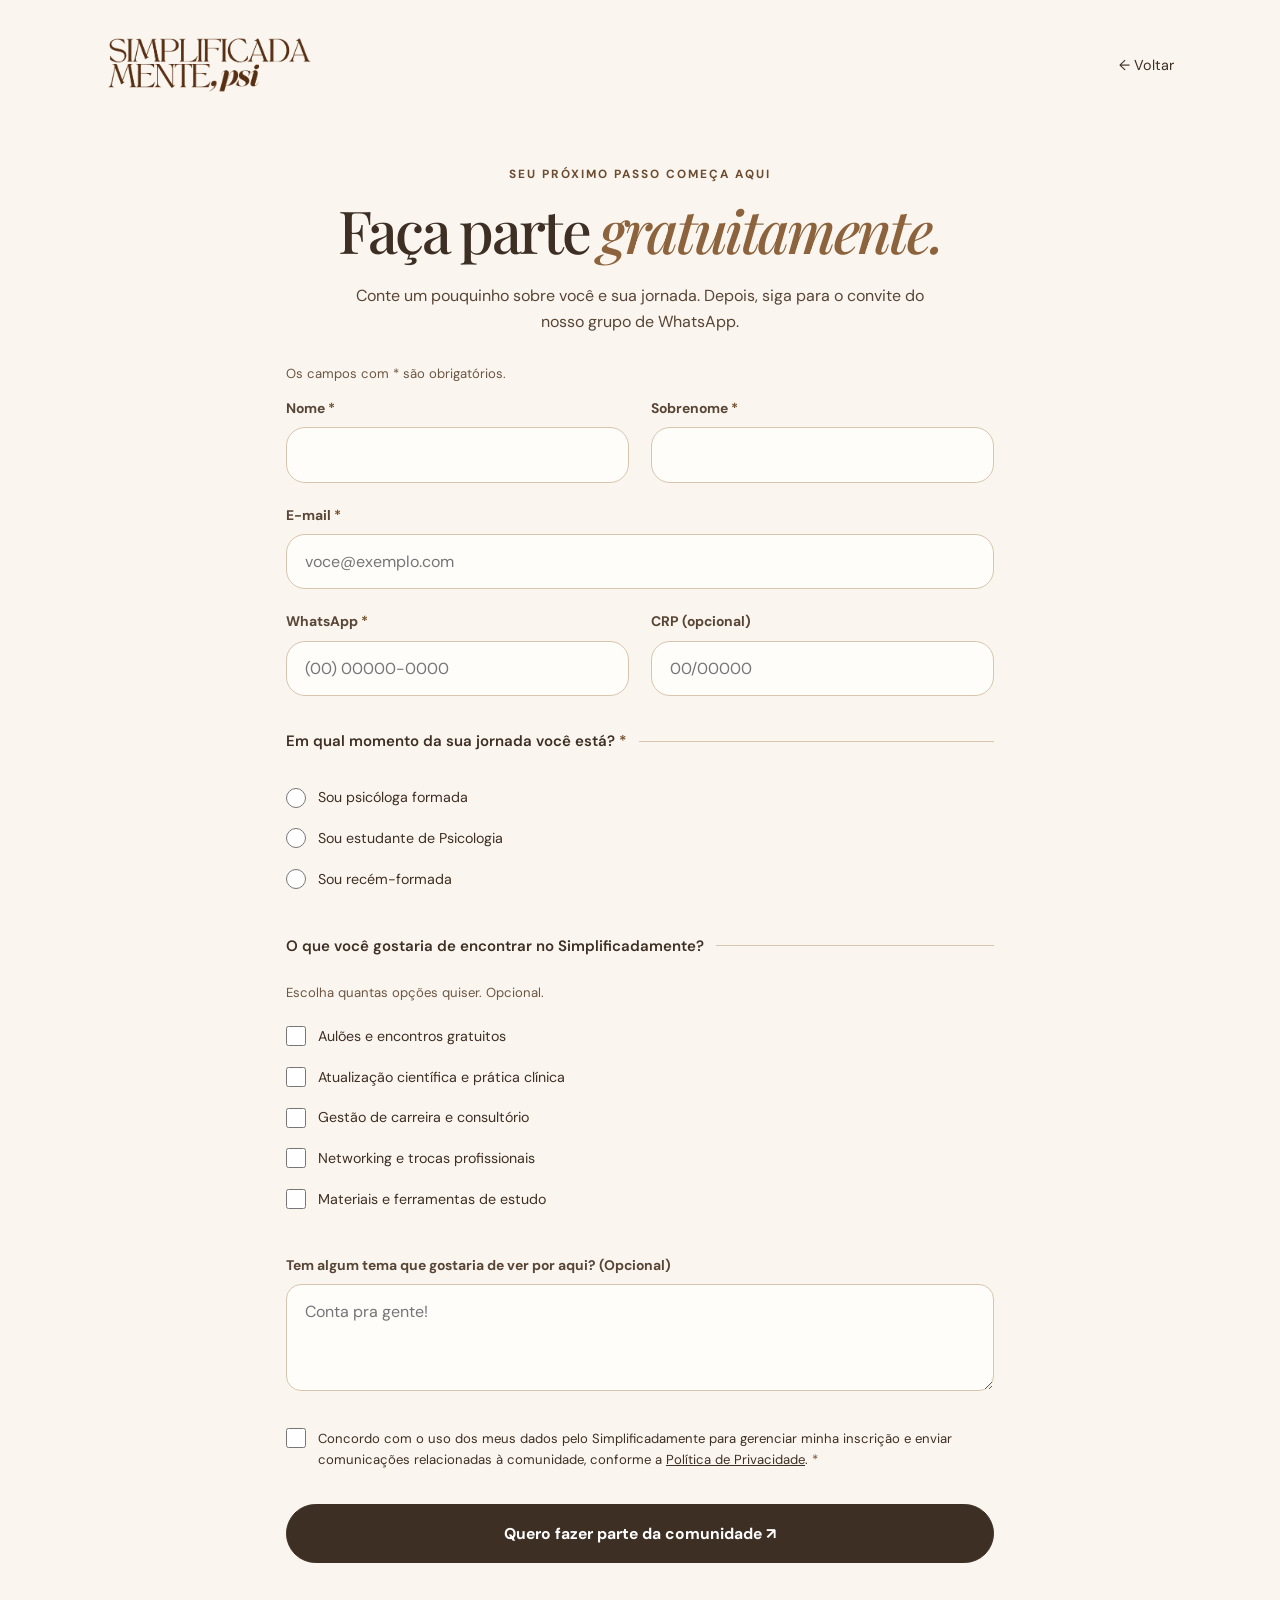
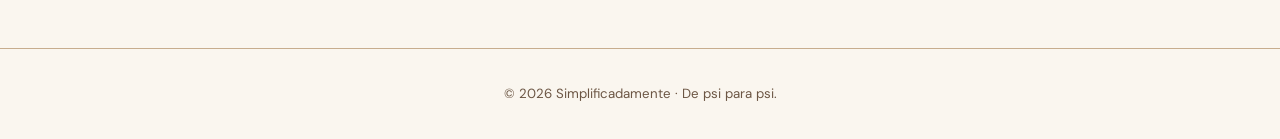
<file: inscricao.html>
<!doctype html>
<html lang="pt-BR"><head><meta charset="utf-8"><meta name="viewport" content="width=device-width,initial-scale=1"><meta name="description" content="Faça parte da Comunidade Simplificadamente para Psicólogas. Aulões gratuitos, conexões, conhecimento e desenvolvimento profissional. Inscrição gratuita."><title>Inscrição gratuita | Simplificadamente</title><link rel="preconnect" href="https://fonts.googleapis.com"><link rel="preconnect" href="https://fonts.gstatic.com" crossorigin><link href="https://fonts.googleapis.com/css2?family=DM+Sans:wght@400;500;600;700&family=Playfair+Display:ital,wght@0,400;0,500;0,600;1,400;1,500&display=swap" rel="stylesheet">
<link rel="stylesheet" href="styles.css?v=20261016-6"></head><body class="registration"><header class="form-header"><a href="index.html" aria-label="Voltar à página inicial"><img src="assets/logo.png" class="brand-logo" alt="Simplificadamente Psi"></a><a href="index.html">← Voltar</a></header><main class="registration-main"><div class="center"><p class="eyebrow">SEU PRÓXIMO PASSO COMEÇA AQUI</p><h1>Faça parte <em>gratuitamente.</em></h1><p class="intro">Conte um pouquinho sobre você e sua jornada. Depois, siga para o convite do nosso grupo de WhatsApp.</p></div><form class="form-card" id="lead-form"><p class="micro">Os campos com * são obrigatórios.</p><div class="form-grid"><div class="field"><label for="nome">Nome <span class="req">*</span></label><input id="nome" name="nome" type="text" required autocomplete="given-name" maxlength="80"></div><div class="field"><label for="sobrenome">Sobrenome <span class="req">*</span></label><input id="sobrenome" name="sobrenome" type="text" required autocomplete="family-name" maxlength="100"></div><div class="full"><div class="field"><label for="email">E-mail <span class="req">*</span></label><input id="email" name="email" type="email" required autocomplete="email" placeholder="voce@exemplo.com"></div></div><div class="field"><label for="telefone">WhatsApp <span class="req">*</span></label><input id="telefone" name="telefone" type="tel" required autocomplete="tel-national" inputmode="tel" maxlength="16" placeholder="(00) 00000-0000"></div><div class="field"><label for="crp">CRP (opcional)</label><input id="crp" name="crp" type="text"  placeholder="00/00000"></div></div><fieldset><legend>Em qual momento da sua jornada você está? <span class="req">*</span></legend><label class="option"><input type="radio" name="fase" value="Sou psicóloga formada" required><span>Sou psicóloga formada</span></label><label class="option"><input type="radio" name="fase" value="Sou estudante de Psicologia" required><span>Sou estudante de Psicologia</span></label><label class="option"><input type="radio" name="fase" value="Sou recém-formada" required><span>Sou recém-formada</span></label></fieldset><fieldset><legend>O que você gostaria de encontrar no Simplificadamente?</legend><p class="micro">Escolha quantas opções quiser. Opcional.</p><label class="option"><input type="checkbox" name="interesses" value="Aulões e encontros gratuitos"><span>Aulões e encontros gratuitos</span></label><label class="option"><input type="checkbox" name="interesses" value="Atualização científica e prática clínica"><span>Atualização científica e prática clínica</span></label><label class="option"><input type="checkbox" name="interesses" value="Gestão de carreira e consultório"><span>Gestão de carreira e consultório</span></label><label class="option"><input type="checkbox" name="interesses" value="Networking e trocas profissionais"><span>Networking e trocas profissionais</span></label><label class="option"><input type="checkbox" name="interesses" value="Materiais e ferramentas de estudo"><span>Materiais e ferramentas de estudo</span></label></fieldset><div class="field"><label for="tema">Tem algum tema que gostaria de ver por aqui? (Opcional)</label><textarea id="tema" name="tema" rows="3" maxlength="2000" placeholder="Conta pra gente!"></textarea></div><label class="option consent"><input required id="privacidade" type="checkbox" name="privacidade" value="sim"><span>Concordo com o uso dos meus dados pelo Simplificadamente para gerenciar minha inscrição e enviar comunicações relacionadas à comunidade, conforme a <a href="privacidade.html" target="_blank" rel="noopener">Política de Privacidade</a>. <span class="req">*</span></span></label><button type="submit" class="btn">Quero fazer parte da comunidade ↗</button><div class="notice" id="form-notice" role="alert"></div></form></main><footer class="footer center">© <span id="year"></span> Simplificadamente · De psi para psi.</footer><script src="config.js"></script><script src="form.js"></script></body></html>
</file>
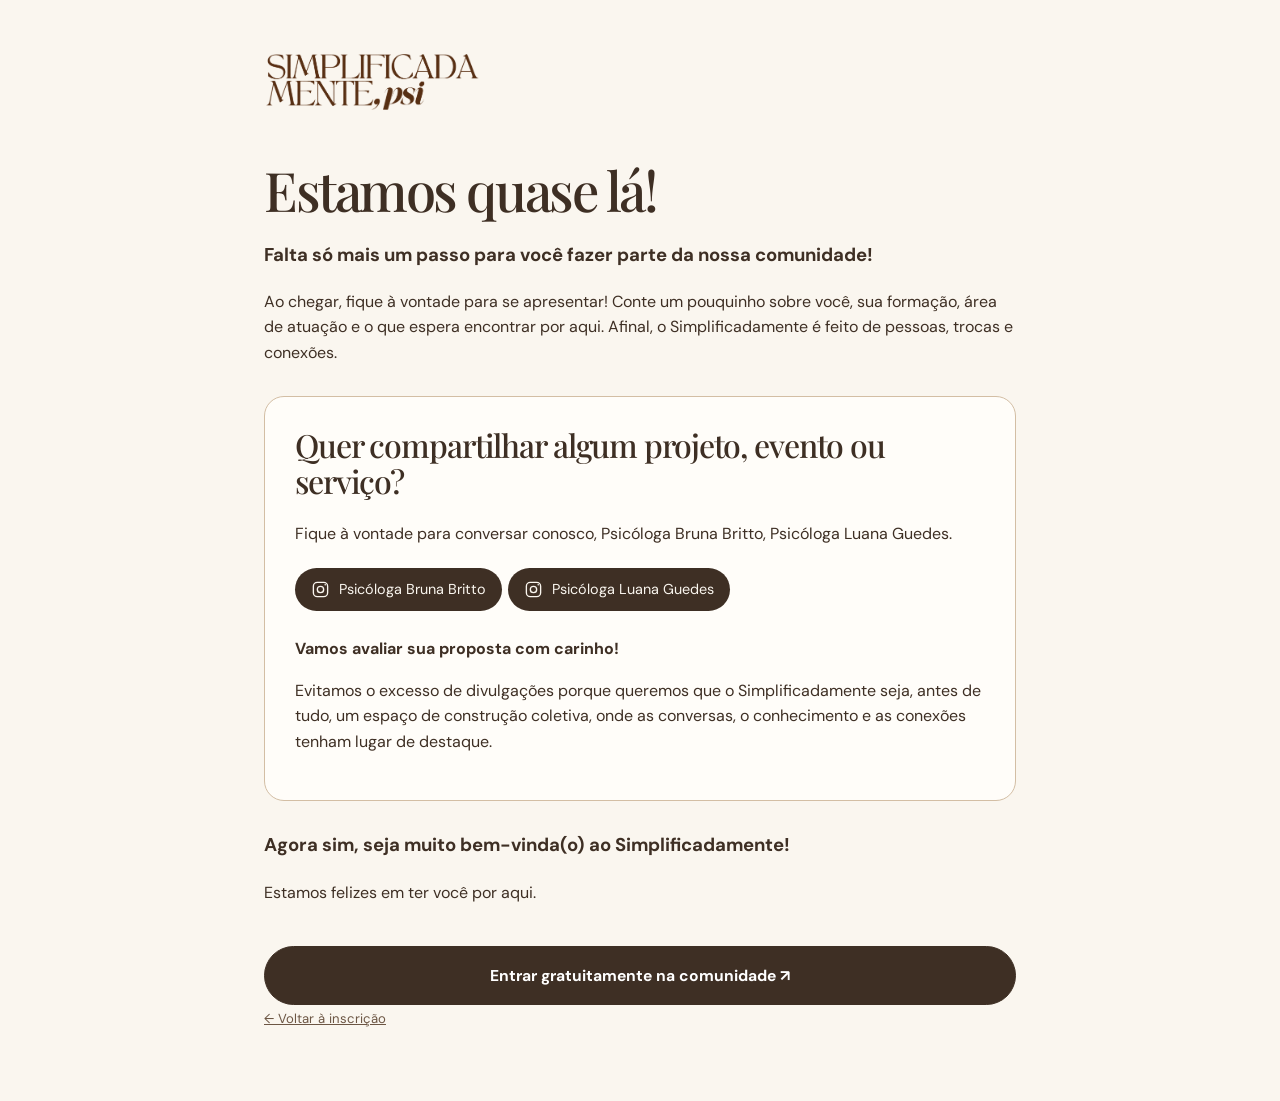
<file: obrigada.html>
<!doctype html>
<html lang="pt-BR"><head><meta charset="utf-8"><meta name="viewport" content="width=device-width,initial-scale=1"><meta name="description" content="Faça parte da Comunidade Simplificadamente para Psicólogas. Aulões gratuitos, conexões, conhecimento e desenvolvimento profissional. Inscrição gratuita."><title>Estamos quase lá! | Simplificadamente</title><link rel="preconnect" href="https://fonts.googleapis.com"><link rel="preconnect" href="https://fonts.gstatic.com" crossorigin><link href="https://fonts.googleapis.com/css2?family=DM+Sans:wght@400;500;600;700&family=Playfair+Display:ital,wght@0,400;0,500;0,600;1,400;1,500&display=swap" rel="stylesheet">
<link rel="stylesheet" href="styles.css?v=20261016-6"></head><body><main class="community-welcome"><a href="index.html"><img src="assets/logo.png" class="brand-logo" alt="Simplificadamente Psi"></a><h1>Estamos quase lá! </h1><p class="welcome-lead"><strong>Falta só mais um passo para você fazer parte da nossa comunidade!</strong></p><p>Ao chegar, fique à vontade para se apresentar! Conte um pouquinho sobre você, sua formação, área de atuação e o que espera encontrar por aqui. Afinal, o Simplificadamente é feito de pessoas, trocas e conexões.</p><section class="welcome-panel"><h2>Quer compartilhar algum projeto, evento ou serviço?</h2><p>Fique à vontade para conversar conosco, Psicóloga Bruna Britto, Psicóloga Luana Guedes.</p><a class="founder-contact" href="https://www.instagram.com/psicologabrunabritto/" target="_blank" rel="noopener noreferrer"><svg aria-hidden="true" viewBox="0 0 24 24" fill="none" stroke="currentColor" stroke-width="1.7"><rect x="3" y="3" width="18" height="18" rx="5"/><circle cx="12" cy="12" r="4"/><circle cx="18" cy="6" r="1" fill="currentColor" stroke="none"/></svg>Psicóloga Bruna Britto</a><a class="founder-contact" href="https://www.instagram.com/luanaguedees_/" target="_blank" rel="noopener noreferrer"><svg aria-hidden="true" viewBox="0 0 24 24" fill="none" stroke="currentColor" stroke-width="1.7"><rect x="3" y="3" width="18" height="18" rx="5"/><circle cx="12" cy="12" r="4"/><circle cx="18" cy="6" r="1" fill="currentColor" stroke="none"/></svg>Psicóloga Luana Guedes</a><p style="margin-top:20px"><strong>Vamos avaliar sua proposta com carinho! </strong></p><p>Evitamos o excesso de divulgações porque queremos que o Simplificadamente seja, antes de tudo, um espaço de construção coletiva, onde as conversas, o conhecimento e as conexões tenham lugar de destaque.</p></section><p class="welcome-lead"><strong>Agora sim, seja muito bem-vinda(o) ao Simplificadamente!</strong></p><p>Estamos felizes em ter você por aqui.</p><a class="btn community-entry" href="https://chat.whatsapp.com/KVC83zYy5P40X93fui1H5R" target="_blank" rel="noopener noreferrer">Entrar gratuitamente na comunidade ↗</a><p id="test-status" class="test-status" hidden role="status">Você concluiu o teste do formulário. Seus dados não foram enviados nem armazenados. O convite do WhatsApp é real.</p><a href="index.html#inscricao" class="micro">← Voltar à inscrição</a></main><script>if(new URLSearchParams(location.search).get('modo')==='teste')document.getElementById('test-status').hidden=false;</script></body></html>
</file>
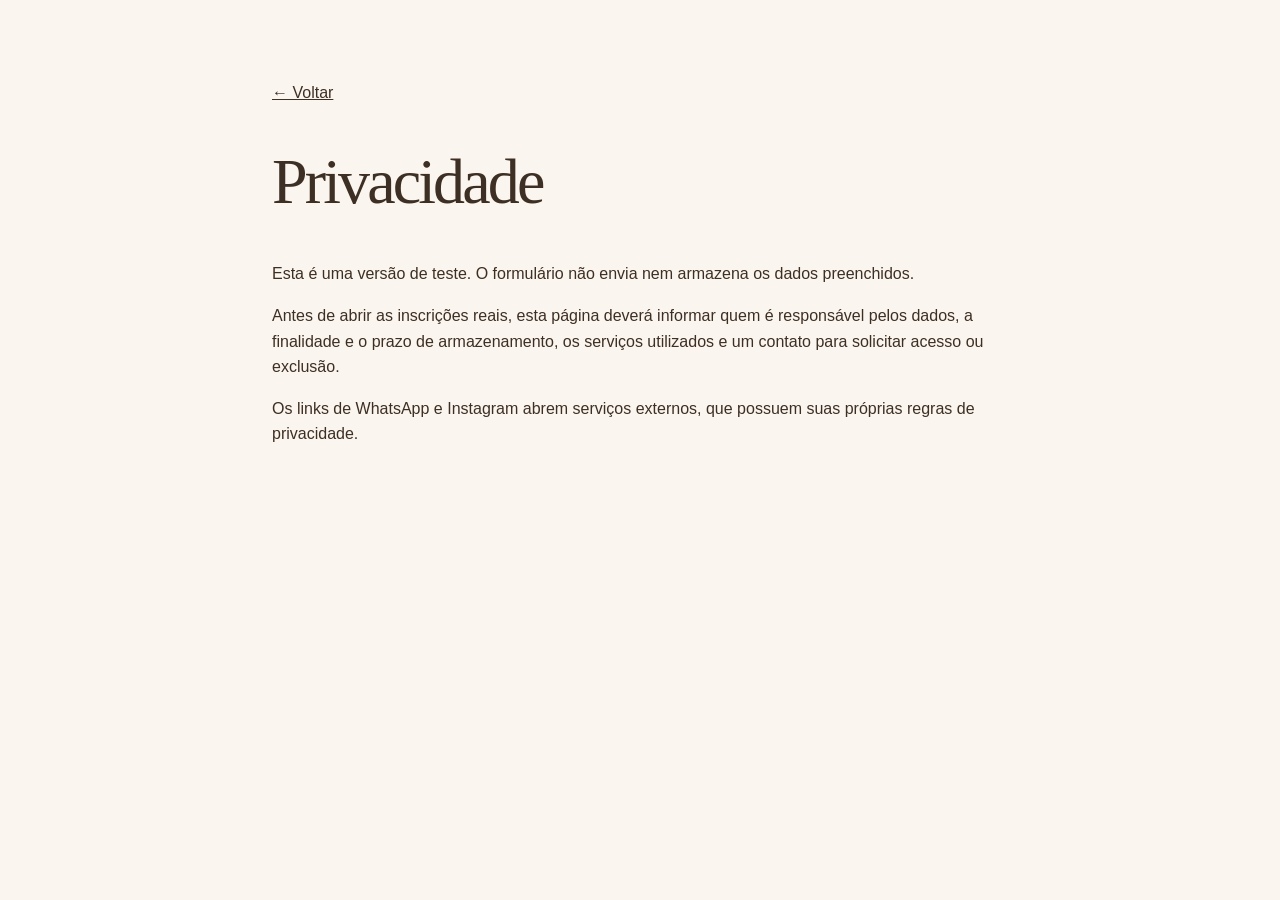
<file: privacidade.html>
<!doctype html><html lang="pt-BR"><head><meta charset="utf-8"><meta name="viewport" content="width=device-width,initial-scale=1"><link rel="stylesheet" href="styles.css?v=20261016-6"><title>Bem-vinda | Simplificadamente</title></head><body><main class="welcome"><a href="index.html#inscricao">← Voltar</a><h1 style="margin-top:40px">Privacidade</h1><p>Esta é uma versão de teste. O formulário não envia nem armazena os dados preenchidos.</p><p>Antes de abrir as inscrições reais, esta página deverá informar quem é responsável pelos dados, a finalidade e o prazo de armazenamento, os serviços utilizados e um contato para solicitar acesso ou exclusão.</p><p>Os links de WhatsApp e Instagram abrem serviços externos, que possuem suas próprias regras de privacidade.</p></main></body></html>
</file>
<file: styles.css>
:root{--paper:#fdf8f6;--ivory:#f7efeb;--cream:#efe4db;--brown:#644735;--brown-dark:#422d24;--muted:#806f65;--line:#dfd0c6;--white:#fff;--success:#4a7154}*{box-sizing:border-box}html{scroll-behavior:smooth}body{margin:0;background:var(--paper);color:var(--brown-dark);font-family:'DM Sans',sans-serif;line-height:1.6}h1,h2,h3,p{margin-top:0}h1,h2,h3{line-height:1.14}h1,h2,.serif{font-family:'Playfair Display',Georgia,serif;font-weight:500}h1{font-size:clamp(2.8rem,5.5vw,5.8rem);letter-spacing:-.045em}h2{font-size:clamp(2.1rem,4vw,3.75rem);letter-spacing:-.035em}h3{font-size:1.2rem}a{color:inherit}img{display:block;max-width:100%}.wrap{width:min(1160px,calc(100% - 44px));margin:auto}.eyebrow{text-transform:uppercase;letter-spacing:.17em;font-size:.74rem;font-weight:700;color:#946e53}.btn{display:inline-flex;align-items:center;justify-content:center;gap:12px;text-decoration:none;background:var(--brown);color:white;border:1px solid var(--brown);padding:17px 26px;border-radius:5px;font:700 .98rem 'DM Sans',sans-serif;cursor:pointer;transition:transform .2s,background .2s}.btn:hover{transform:translateY(-2px);background:var(--brown-dark)}.btn-outline{background:transparent;color:var(--brown)}.btn-outline:hover{color:white}.pill{display:inline-block;border:1px solid #dac6b9;border-radius:30px;padding:8px 16px;color:var(--brown);font-weight:700;font-size:.8rem;letter-spacing:.025em}.hero{padding:74px 0 95px;overflow:hidden}.hero-grid{display:grid;grid-template-columns:1.03fr .97fr;align-items:center;gap:50px}.hero .eyebrow{margin-bottom:25px}.hero h1 em,.section-title em{font-weight:400;color:#a4795f}.hero h1{margin-bottom:22px}.hero p{max-width:540px;font-size:1.12rem;color:#6e594e}.hero .btn{margin:18px 0 17px}.micro{font-size:.82rem!important;color:var(--muted)!important}.hero-img{position:relative}.hero-img img{width:100%;height:590px;object-fit:cover;object-position:center;border-radius:230px 230px 8px 8px}.floating{position:absolute;left:-38px;bottom:33px;background:var(--ivory);padding:19px 23px;border-radius:5px;box-shadow:0 12px 45px #422d2415;font-family:'Playfair Display';font-size:1.3rem;font-style:italic}.stripe{background:var(--brown);color:#f8f1ec;padding:17px 0;text-align:center;font-size:.86rem;letter-spacing:.07em}.stripe span{padding:0 26px}.section{padding:105px 0}.center{text-align:center}.center .intro{margin:0 auto}.intro{max-width:760px;font-size:1.07rem;color:#705c50}.problem{background:var(--ivory)}.narrow{max-width:850px;margin:auto}.lead-text{font:clamp(1.6rem,2.9vw,2.6rem)/1.38 'Playfair Display',serif;color:var(--brown);margin-bottom:25px}.grid-4{display:grid;grid-template-columns:repeat(4,1fr);gap:17px;margin-top:48px}.benefit{border:1px solid var(--line);padding:29px 24px;background:#fffaf8;min-height:245px}.benefit .num{font:italic 1.7rem 'Playfair Display';color:#aa876f}.benefit h3{margin:23px 0 12px}.benefit p{font-size:.91rem;color:#806e63}.story{display:grid;grid-template-columns:.83fr 1.17fr;gap:75px;align-items:center}.story-img img{height:520px;object-fit:cover;width:100%;border-radius:4px 170px 4px 4px}.story p{color:#705d51}.founders{background:var(--ivory)}.founder-grid{display:grid;grid-template-columns:1fr 1fr;gap:34px;margin-top:52px}.founder{background:var(--paper);padding-bottom:29px}.founder img{height:410px;width:100%;object-fit:cover;object-position:center 24%}.founder .copy{padding:27px 30px 0}.founder h3{font:500 2rem 'Playfair Display';margin-bottom:4px}.founder .handle{color:#996c50;text-decoration:none;font-size:.92rem}.founder p{color:#6b584c;font-size:.93rem;margin:14px 0 0}.steps{display:grid;grid-template-columns:repeat(3,1fr);gap:30px;margin:50px 0 38px}.step{border-top:1px solid var(--line);padding-top:20px}.step strong{font:italic 2rem 'Playfair Display';color:#9b7961}.step h3{margin:12px 0}.step p{font-size:.96rem;color:#715c4f}.cta-band{background:var(--brown);color:white;padding:83px 0;text-align:center}.cta-band h2{max-width:830px;margin:0 auto 22px}.cta-band p{max-width:670px;margin:0 auto 30px;color:#f2e2d8}.cta-band .btn{background:var(--paper);color:var(--brown);border-color:var(--paper)}.signup{background:var(--ivory)}.form-layout{display:grid;grid-template-columns:.8fr 1.2fr;gap:80px;align-items:start}.form-layout .desc p{color:#715b4d}.form-card{background:#fffdfa;padding:42px;border:1px solid #e7d9ce;box-shadow:0 14px 50px #6447350c}.form-card label:not(.option){display:block;font-size:.87rem;font-weight:700;margin-bottom:8px}.field{margin-bottom:21px}.field input,.field select,.field textarea{font:inherit;width:100%;padding:14px 15px;border:1px solid #d8c7bb;background:#fff;border-radius:4px;color:var(--brown-dark)}.field input:focus,.field select:focus,.field textarea:focus{outline:2px solid #ab876e;outline-offset:2px}.req{color:#a4614a}.checks{display:grid;gap:10px}.option{display:flex;align-items:flex-start;gap:10px;font-size:.89rem;color:#5b463d}.option input{margin-top:5px;accent-color:var(--brown)}.form-card .btn{width:100%;margin-top:25px}.privacy{font-size:.76rem;color:#887467;margin-top:15px}.notice{display:none;color:#8d4835;background:#fff0e7;padding:12px;margin-top:14px;border:1px solid #ecc4ac;font-size:.88rem}.footer{padding:34px 0;background:var(--paper);border-top:1px solid var(--line);font-size:.83rem;color:var(--muted)}.footer .wrap{display:flex;justify-content:space-between;gap:15px;flex-wrap:wrap}.footer a{color:var(--brown)}@media(max-width:950px){.hero-grid,.story,.form-layout{grid-template-columns:1fr;gap:38px}.hero{padding:50px 0 65px}.hero-img{max-width:650px;margin:auto;width:100%}.hero-img img{height:540px}.floating{left:0}.grid-4{grid-template-columns:1fr 1fr}.form-layout{gap:25px}.story-img{max-width:640px}.story-img img{height:460px}}@media(max-width:640px){.wrap{width:calc(100% - 36px)}.hero{padding-top:41px}.hero h1{font-size:clamp(2.65rem,11vw,4.1rem)}.hero-img img{height:390px;border-radius:170px 170px 6px 6px}.floating{font-size:1.05rem;padding:14px;bottom:15px}.section{padding:70px 0}.grid-4,.founder-grid,.steps{grid-template-columns:1fr}.benefit{min-height:auto}.founder img{height:360px}.form-card{padding:25px 20px}.stripe span{padding:0 8px;font-size:.72rem}.story{gap:22px}.story-img img{height:340px}.cta-band{padding:65px 0}.btn{width:100%;text-align:center}}

:focus-visible{outline:3px solid #a4795f;outline-offset:4px}.preview-note{padding:12px 18px;background:#efe4db;font-size:.86rem;text-align:center}.welcome{max-width:780px;margin:0 auto;padding:80px 22px}.welcome .form-card{margin:28px 0}.welcome h1{font-size:clamp(2.5rem,7vw,4rem)}@media(prefers-reduced-motion:reduce){html{scroll-behavior:auto}*{transition:none!important}}
:root{--paper:#faf6ef;--ivory:#eadcc8;--cream:#eadcc8;--brown:#3e2f24;--brown-dark:#3e2f24;--muted:#6c5644;--line:#c7ad8e;--camel:#c19a6b}h1 em,h2 em{color:#8c633d}.hero{padding:54px 0 74px}.hero-grid{grid-template-columns:1.1fr .9fr;gap:70px}.hero h1{font-size:clamp(2.7rem,4.6vw,4.8rem);line-height:1.08;max-width:670px}.hero p{color:#584536}.hero-img img{border-radius:36px;height:620px}.brand-logo{width:260px;height:auto;margin-bottom:30px}.btn{border-radius:100px;padding:18px 29px}.pill{background:var(--ivory);border:0;color:var(--brown)}.hero .pill{margin-bottom:23px}.stripe{background:#3e2f24;color:#eadcc8}.problem,.founders{background:#eadcc8}.benefit{background:transparent;border:0;border-top:1px solid var(--line);padding:25px 15px}.benefit p,.story p,.founder p,.intro{color:#584536}.founder{border-radius:20px;overflow:hidden}.founder img{height:450px}.founder img[alt*="Bruna Britto"]{object-position:center 36%}.floating{background:#eadcc8;border-radius:12px}.cta-band .btn{background:#eadcc8;border-color:#eadcc8}.preview-note{background:#eadcc8;color:#3e2f24}.registration{background:#faf6ef}.form-header{max-width:1120px;margin:auto;padding:30px 26px;display:flex;align-items:center;justify-content:space-between;gap:20px}.form-header .brand-logo{width:210px;margin:0}.form-header>a:last-child{font-size:.9rem;text-decoration:none}.registration-main{max-width:760px;margin:auto;padding:35px 26px 85px}.registration h1{font-size:clamp(2.4rem,5vw,3.7rem);margin-bottom:20px}.registration .intro{font-size:1rem;max-width:610px}.registration .preview-note{border-radius:12px;margin:30px 0 0}.registration .form-card{background:transparent;border:0;box-shadow:none;padding:28px 0 0}.form-grid{display:grid;grid-template-columns:1fr 1fr;gap:0 22px}.full{grid-column:1/-1}.registration .field input,.registration .field select,.registration .field textarea{background:#fffdf9;border:1px solid #d7c5ae;border-radius:19px;min-height:52px;padding:14px 18px}.registration .field textarea{border-radius:15px}.registration fieldset{padding:24px 0 14px;margin:12px 0 20px;border:0;border-top:1px solid #d7c5ae;min-width:0}.registration legend{font-size:.94rem;font-weight:600;padding:0 12px 0 0}.registration .option{padding:9px 0;align-items:center;gap:12px;color:#3e2f24}.registration .option input{width:20px;height:20px;flex:0 0 20px;margin:0;accent-color:#3e2f24}.registration .consent{font-size:.82rem;align-items:flex-start}.registration .btn{background:#3e2f24}.registration label{color:#584536}.req{color:#74502d}@media(max-width:950px){.hero-grid{grid-template-columns:1fr;gap:35px}.hero h1{max-width:700px}.hero-img img{height:520px}}@media(max-width:640px){.hero{padding:30px 0 50px}.hero h1{font-size:clamp(2.6rem,10vw,3.5rem)}.hero-img img{height:410px;border-radius:24px}.brand-logo{width:230px}.form-header{padding:24px 20px}.form-header .brand-logo{width:175px}.registration-main{padding:20px 20px 60px}.form-grid{grid-template-columns:1fr;gap:0}.registration .option{font-size:.88rem}.founder img{height:410px}.hero .eyebrow{font-size:.65rem}.registration legend{font-size:.9rem}}
.hero .pill{background:#c19a6b;color:#3e2f24}.floating{background:#c19a6b;color:#3e2f24}.benefit .num,.step strong{color:#8c633d}.hero .eyebrow{color:#6c4b30}.registration .eyebrow{color:#6c4b30}
/* Revisão dos comentários: abertura, benefícios e inscrição integrada */
.hero h1{font-size:clamp(2.15rem,3.65vw,3.8rem);line-height:1.12}.hero p:not(.micro){font-size:1rem;line-height:1.65}.hero-invite{font-size:.9rem;color:#6c4b30;margin-bottom:7px}.hero .eyebrow{margin-bottom:20px}.hero-promises{display:flex;align-items:center;flex-wrap:wrap;gap:8px 13px;font-size:.88rem;font-weight:600;margin:21px 0 10px;color:#3e2f24}.hero-promises span[aria-hidden]{color:#8c633d}.values-strip{padding:30px 0;background:#faf6ef}.values-grid{display:grid;grid-template-columns:repeat(3,1fr);gap:20px}.value-card{display:flex;align-items:center;gap:19px;background:#f4ecdf;border:1px solid #d3bea4;padding:27px 24px;border-radius:18px}.value-card h3{font-size:1.08rem;margin:0 0 7px}.value-card p{font-size:.85rem;color:#584536;margin:0;line-height:1.5}.feature-icon{display:inline-flex;align-items:center;justify-content:center;width:49px;height:49px;border-radius:14px;background:#eadcc8;color:#3e2f24;flex:0 0 49px}.feature-icon svg{width:28px;height:28px}.benefit{border:1px solid #c7ad8e;border-radius:18px;background:#faf6ef;padding:28px 23px}.benefit h3{margin:22px 0 12px}.embedded-registration{border-top:1px solid #d3bea4;padding-top:35px}.embedded-registration .registration-main{padding-top:40px}.embedded-registration h1{font-size:clamp(2.1rem,4vw,3.2rem)}.embedded-registration .form-card h3{margin-bottom:20px}#inscricao{scroll-margin-top:24px}@media(max-width:950px){.values-grid{gap:14px}.value-card{padding:22px 16px;gap:13px;align-items:flex-start;flex-direction:column}}@media(max-width:640px){.hero h1{font-size:clamp(1.9rem,7.7vw,2.65rem)}.hero p:not(.micro){font-size:.94rem}.hero-promises{font-size:.8rem;gap:6px 8px}.values-grid{grid-template-columns:1fr}.value-card{flex-direction:row;align-items:center;padding:23px}.values-strip{padding:20px 0 35px}.embedded-registration{padding-top:10px}}
.embedded-registration h2{font-size:clamp(2.1rem,4vw,3.2rem);margin-bottom:20px}
/* Ajustes de leitura e apresentação das fundadoras */
.problem .lead-text{font-family:'DM Sans',sans-serif;font-size:1.08rem;font-weight:400;line-height:1.7;background:#faf6ef;border:1px solid #d3bea4;border-radius:18px;padding:28px 32px;margin:28px auto;max-width:790px}.founders{padding:62px 0}.founders>.wrap{max-width:970px}.founders h2{font-size:clamp(1.65rem,2.6vw,2.25rem);margin-bottom:18px}.founders .intro{font-size:.96rem;max-width:650px}.founder-grid{gap:24px;margin-top:32px}.founder img{height:245px;object-position:center 28%}.founder img[alt*="Bruna Britto"]{object-position:center 36%}.founder .copy{padding:22px 24px 0}.founder h3{font-size:1.55rem;margin-bottom:15px}.founder .handle{display:inline-flex;align-items:center;justify-content:center;gap:9px;background:#3e2f24;color:#faf6ef;border-radius:100px;padding:11px 15px;font-size:.83rem;font-weight:600;max-width:100%;text-decoration:none}.founder .handle svg{width:20px;height:20px;flex:0 0 20px}.founder .handle:hover{background:#65462f}.founder p{font-size:.85rem;line-height:1.65}.community-welcome{max-width:800px;padding:45px 24px 70px;margin:auto}.community-welcome .brand-logo{width:220px}.community-welcome h1{font-size:clamp(2.2rem,5vw,3.4rem);margin:40px 0 20px}.community-welcome .welcome-lead{font-size:1.16rem;line-height:1.6}.welcome-panel{background:#fffdf9;border:1px solid #d3bea4;border-radius:20px;padding:30px;margin:30px 0}.welcome-panel h2{font-size:clamp(1.5rem,3vw,2rem);margin-bottom:22px}.welcome-panel li{padding:5px 0}.welcome-panel ul{padding-left:22px}.community-welcome .founder-contact{display:inline-flex;background:#3e2f24;color:#faf6ef;padding:10px 16px;border-radius:30px;text-decoration:none;font-size:.9rem;gap:9px;align-items:center;margin:5px 6px 5px 0}.founder-contact svg{width:19px;height:19px}.community-entry{margin-top:25px;width:100%}.community-welcome .test-status{background:#eadcc8;border-radius:10px;padding:12px 16px;font-size:.83rem;margin-top:25px}.welcome-signature{font-family:'Playfair Display',Georgia,serif;font-size:1.5rem}@media(max-width:640px){.problem .lead-text{font-size:.98rem;padding:22px}.founders{padding:45px 0}.founder img{height:215px}.founder-grid{gap:22px}.founder .copy{padding:20px 21px 0}.founder .handle{font-size:.8rem}.welcome-panel{padding:23px 20px}.community-welcome .welcome-lead{font-size:1.05rem}}
.story h2{font-size:clamp(1.65rem,2.5vw,2.35rem);line-height:1.2}.story .eyebrow{letter-spacing:.12em}

.founders .founders-title{font-family:'Playfair Display',Georgia,serif;font-size:clamp(1.8rem,3vw,2.6rem);font-weight:500;line-height:1.2}.founders-greeting{font-size:1rem;margin:18px 0 12px;color:#584536}.founder .copy p{overflow-wrap:anywhere}

.founders .founders-greeting{font-family:'Playfair Display',Georgia,serif;font-size:clamp(1.65rem,2.6vw,2.25rem);font-weight:500;line-height:1.2;letter-spacing:-.035em;margin:18px 0}.founders-greeting em{color:#8c633d}




/* Restaura o tamanho dos retratos anterior à troca das fotos. */
.founder{padding-top:0}.founder img,.founder img[alt*="Bruna Britto"]{display:block;width:100%;max-width:none;height:245px;aspect-ratio:auto;margin:0;border-radius:0;object-fit:cover;object-position:center 45%;image-rendering:high-quality;filter:none;transform:none}.founder img[alt*="Bruna Britto"]{object-position:65% 45%}@media(max-width:640px){.founder img,.founder img[alt*="Bruna Britto"]{height:215px}}
</file>
